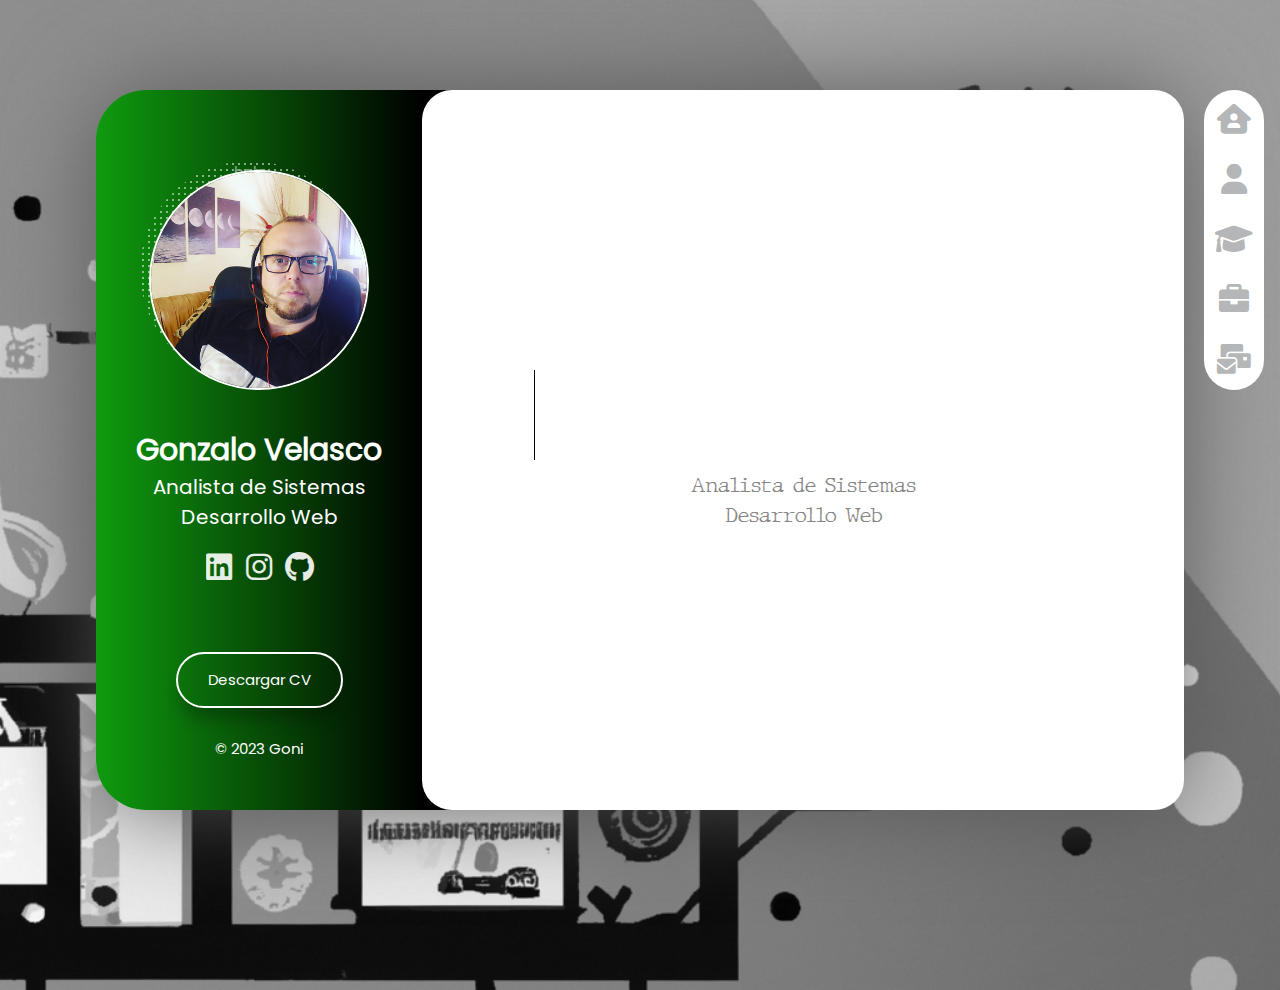
<file: index.html>
<!DOCTYPE html>
<html lang="es">
<head>
    <meta charset="UTF-8">
    <meta name="viewport" content="width=device-width, initial-scale=1, maximum-scale=1">
    <link rel="stylesheet" href="assets/fonts/fontawesome-free-6.1.2-web/css/all.min.css">
    <link rel="stylesheet" href="assets/fonts/poppins/poppins.css">
    <link rel="stylesheet" href="assets/css/scroll.css">
    <link rel="stylesheet" href="assets/css/reset.css">
    <link rel="stylesheet" href="assets/css/style.css">
    <link rel="stylesheet" href="assets/css/responsive.css">
    
    <script src="assets/js/menuHamburguesa.js" defer></script>

    <title>Portafolio - Gonzalo Velasco</title>
</head>
<body>
    <!--Layout principal-->
    <div class="wrapper">
        <!--Barra lateral-->
        <aside class="wrapper__aside">
            <section class="aside__userinfo">
                <!--info general-->
                <div class="userinfo__general">
                    <div class="userinfo__containerimg">
                        <img src="assets/img/default-user.png" class="userinfo__img" alt="Foto perfil">
                    </div>
                    <h2 class="userinfo__name">Gonzalo Velasco</h2>
                    <h4 class="userinfo__job">Analista de Sistemas <br> Desarrollo Web</h4>
                </div>
                <!--Nav-->
                <nav class="wrapper__menu">
                    <ul class="menu__list">
                        <li class="menu__option">
                            <a href="index.html" class="menu__link">
                                <i class="menu__icon fa-solid fa-house-user"></i>
                                <span class="menu__overlay">Home</span>
                            </a>
                        </li>
                        <li class="menu__option">
                            <a href="sobremi.html" class="menu__link">
                                <i class="menu__icon fa-solid fa-user"></i>
                                <span class="menu__overlay">Sobre mi</span>
                            </a>
                        </li>
                        <li class="menu__option">
                            <a href="curriculum.html" class="menu__link">
                                <i class="menu__icon fa-solid fa-graduation-cap"></i>
                                <span class="menu__overlay">Curriculum</span>
                            </a>
                        </li>
                        <li class="menu__option">
                            <a href="portafolio.html" class="menu__link">
                                <i class="menu__icon fa-solid fa-briefcase"></i>
                                <span class="menu__overlay">Portafolio</span>
                            </a>
                        </li>
                        <li class="menu__option">
                            <a href="contacto.html" class="menu__link">
                                <i class="menu__icon fa-solid fa-mail-bulk"></i>
                                <span class="menu__overlay">Contacto</span>
                            </a>
                        </li>
                    </ul>

                </nav>
                <!--Social-->
                <div class="userinfo__links">
                    <ul class="links__social">
                        <li class="social__option">
                            <a href="https://www.linkedin.com/in/g0ni/" class="social__link" Target="_blank">
                                <i class="social__icon fa-brands fa-linkedin"></i>
                            </a>
                        </li>
                        <li class="social__option">
                            <a href="https://instagram.com/vgonzalojavier" class="social__link" Target="_blank">
                                <i class="social__icon fa-brands fa-instagram"></i>
                            </a>
                        </li>
                        <li class="social__option">
                            <a href="https://github.com/g0niii" class="social__link" Target="_blank">
                                <i class="social__icon fa-brands fa-github"></i>
                            </a>
                        </li>
                        
                    </ul>
                </div>
                <!--Btn-->
                <div class="userinfo__buttons">
                    <a href="assets/Curriculum vitae - Gonzalo Javier Velasco.pdf" class="userinfo__btn" download>Descargar CV</a>
                </div>
                <!--Footer-->
                <footer class="userinfo__footer">
                    &copy; 2023 Goni

                </footer>
            </section>
        </aside>
        <!--BurguerMenu-->
        <div class="wrapper__menutoggle">
            <i class="menutoggle__icon fa-solid fa-bars"></i>
            <i class="menutoggle__icon fa-solid fa-xmark"></i>

        </div>

        <main class="wrapper__content">
            <section class="content__page">
                <h1 class="page__name">Gonzalo Velasco .</h1>
                <h2 class="page__job">Analista de Sistemas <br> Desarrollo Web</h2>

            </section>

        </main>
    </div>

</body>
</html>
</file>
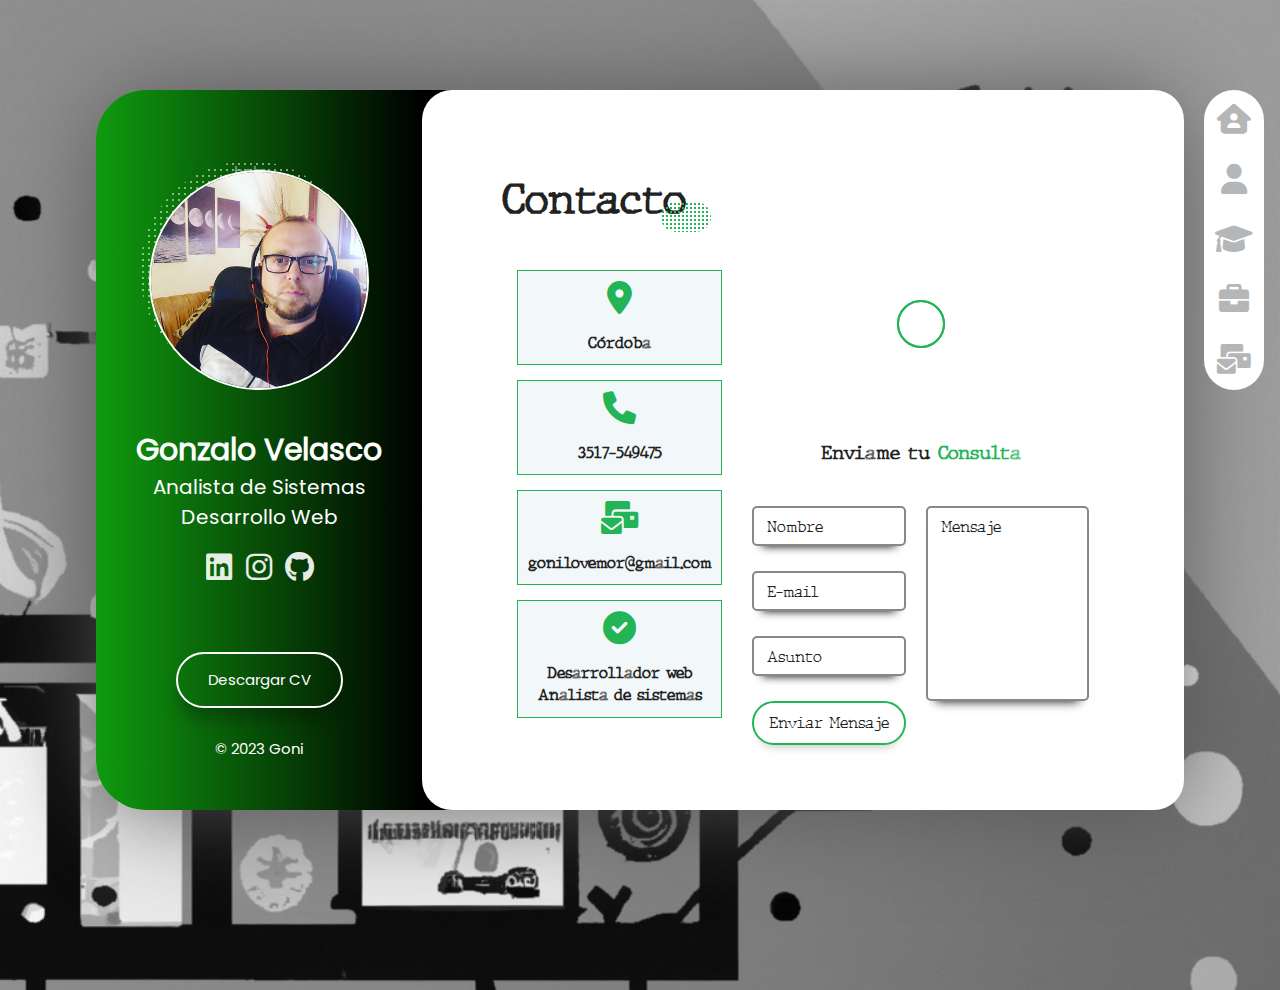
<file: contacto.html>
<!DOCTYPE html>
<html lang="es">

<head>
    <meta charset="UTF-8">
    <meta name="viewport" content="width=device-width, initial-scale=1, maximum-scale=1">
    <link rel="stylesheet" href="assets/fonts/fontawesome-free-6.1.2-web/css/all.min.css">
    <link rel="stylesheet" href="assets/fonts/poppins/poppins.css">
    <link rel="stylesheet" href="assets/css/reset.css">
    <link rel="stylesheet" href="assets/css/scroll.css">
    <link rel="stylesheet" href="assets/css/loader.css">
    <link rel="stylesheet" href="assets/css/style.css">
    <link rel="stylesheet" href="assets/css/responsive.css">

    <script src="assets/js/menuHamburguesa.js" defer></script>

    <script src="assets/js/map.js" defer></script>
    <title>Portafolio - Gonzalo Velasco</title>
</head>

<body>
    <!--Layout principal-->
    <div class="wrapper">
        <!--Barra lateral-->
        <aside class="wrapper__aside">
            <section class="aside__userinfo">
                <!--info general-->
                <div class="userinfo__general">
                    <div class="userinfo__containerimg">
                        <img src="assets/img/default-user.png" class="userinfo__img" alt="Foto perfil">
                    </div>
                    <h2 class="userinfo__name">Gonzalo Velasco</h2>
                    <h4 class="userinfo__job">Analista de Sistemas <br> Desarrollo Web</h4>
                </div>
                <!--Nav-->
                <nav class="wrapper__menu">
                    <ul class="menu__list">
                        <li class="menu__option">
                            <a href="index.html" class="menu__link">
                                <i class="menu__icon fa-solid fa-house-user"></i>
                                <span class="menu__overlay">Home</span>
                            </a>
                        </li>
                        <li class="menu__option">
                            <a href="sobremi.html" class="menu__link">
                                <i class="menu__icon fa-solid fa-user"></i>
                                <span class="menu__overlay">Sobre mi</span>
                            </a>
                        </li>
                        <li class="menu__option">
                            <a href="curriculum.html" class="menu__link">
                                <i class="menu__icon fa-solid fa-graduation-cap"></i>
                                <span class="menu__overlay">Curriculum</span>
                            </a>
                        </li>
                        <li class="menu__option">
                            <a href="portafolio.html" class="menu__link">
                                <i class="menu__icon fa-solid fa-briefcase"></i>
                                <span class="menu__overlay">Portafolio</span>
                            </a>
                        </li>
                        <li class="menu__option">
                            <a href="contacto.html" class="menu__link">
                                <i class="menu__icon fa-solid fa-mail-bulk"></i>
                                <span class="menu__overlay">Contacto</span>
                            </a>
                        </li>
                    </ul>

                </nav>
                <!--Social-->
                <div class="userinfo__links">
                    <ul class="links__social">
                        <li class="social__option">
                            <a href="https://www.linkedin.com/in/g0ni/" class="social__link" Target="_blank">
                                <i class="social__icon fa-brands fa-linkedin"></i>
                            </a>
                        </li>
                        <li class="social__option">
                            <a href="https://instagram.com/vgonzalojavier" class="social__link" Target="_blank">
                                <i class="social__icon fa-brands fa-instagram"></i>
                            </a>
                        </li>
                        <li class="social__option">
                            <a href="https://github.com/g0niii" class="social__link" Target="_blank">
                                <i class="social__icon fa-brands fa-github"></i>
                            </a>
                        </li>

                    </ul>
                </div>
                <!--Btn-->
                <div class="userinfo__buttons">
                    <a href="assets/Curriculum vitae - Gonzalo Javier Velasco.pdf" class="userinfo__btn"
                        download>Descargar CV</a>
                </div>
                <!--Footer-->
                <footer class="userinfo__footer">
                    &copy; 2023 Goni

                </footer>
            </section>
        </aside>
        <div class="wrapper__menutoggle">
            <i class="menutoggle__icon fa-solid fa-xmark"></i>
            <i class="menutoggle__icon fa-solid fa-bars"></i>
        </div>
        <main class="wrapper__content">
            <section class="content__page content__contact">

                <header class="contact__header">
                    <h2 class="contact__title">
                        Contacto
                    </h2>
                </header>

                <div class="contact__container">
                    <div class="contact__info">
                        <div class="contact__item">
                            <i class="contact__ico fa-solid fa-location-dot"></i>
                            <h2 class="contact__subtitle2">Córdoba</h2>
                        </div>
                        <div class="contact__item">
                            <i class="contact__ico fa-solid fa-phone"></i>
                            <h2 class="contact__subtitle2">3517-549475</h2>
                        </div>
                        <div class="contact__item">
                            <i class="contact__ico fa-solid fa-mail-bulk"></i>
                            <h2 class="contact__subtitle2">gonilovemor@gmail.com</h2>
                        </div>
                        <div class="contact__item">
                            <i class="contact__ico fa-solid fa-check-circle"></i>
                            <h2 class="contact__subtitle2">Desarrollador web <br> Analista de sistemas</h2>
                        </div>
                    </div>
                    <div class="contact__formulary">
                        <div class="contact__map" id="loadiframemap">
                            <span class="loader"></span>
                        </div>
                        <header class="contact__formheader">
                            <h3 class="contact__subtitle">
                                Enviame tu <span class="title__color">Consulta</span>
                            </h3>
                        </header>
                        <form class="contact__form">
                            <div class="form__container">
                                <div class="form__left">
                                    <div class="form__group">
                                        <input type="text" class="form__input" name="name" required
                                            placeholder="Nombre">
                                        <label for="name" class="form__label">Nombre</label>
                                    </div>
                                    <div class="form__group">
                                        <input type="email" class="form__input" name="email" required
                                            placeholder="E-mail">
                                        <label for="name" class="form__label">E-mail</label>
                                    </div>
                                    <div class="form__group">
                                        <input type="text" class="form__input" name="subject" required
                                            placeholder="Asunto">
                                        <label for="subject" class="form__label">Asunto</label>
                                    </div>
                                </div>
                                <div class="form__right">
                                    <div class="form__group form__group--textarea">
                                        <textarea class="form__input form__input--textarea" name="message" required
                                            placeholder="Mensaje"></textarea>
                                        <label for="message" class="form__label">Mensaje</label>
                                    </div>
                                </div>
                                
                            </div>
                            <input type="submit" class="form__btn" value="Enviar Mensaje">
                        </form>
                    </div>
                </div>

            </section>

        </main>
    </div>

</body>

</html>
</file>
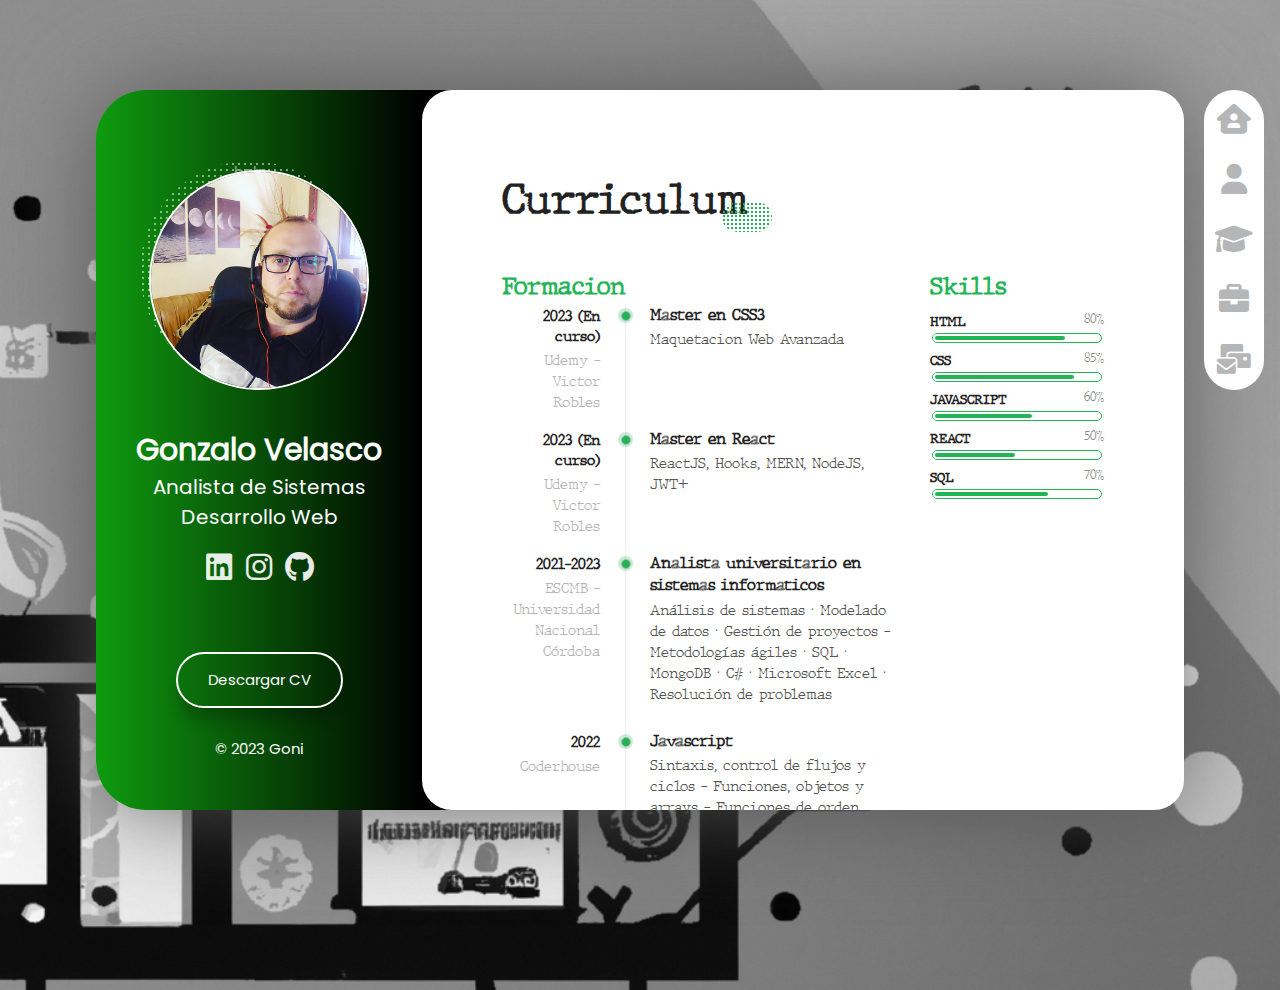
<file: curriculum.html>
<!DOCTYPE html>
<html lang="es">

<head>
    <meta charset="UTF-8">
    <meta name="viewport" content="width=device-width, initial-scale=1, maximum-scale=1">
    <link rel="stylesheet" href="assets/fonts/fontawesome-free-6.1.2-web/css/all.min.css">
    <link rel="stylesheet" href="assets/fonts/poppins/poppins.css">
    <link rel="stylesheet" href="assets/css/reset.css">
    <link rel="stylesheet" href="assets/css/scroll.css">
    <link rel="stylesheet" href="assets/css/style.css">
    <link rel="stylesheet" href="assets/css/responsive.css">
    <script src="assets/js/menuHamburguesa.js" defer></script>


    <title>Portafolio - Gonzalo Velasco</title>
</head>

<body>
    <!--Layout principal-->
    <div class="wrapper">
        <!--Barra lateral-->
        <aside class="wrapper__aside">
            <section class="aside__userinfo">
                <!--info general-->
                <div class="userinfo__general">
                    <div class="userinfo__containerimg">
                        <img src="assets/img/default-user.png" class="userinfo__img" alt="Foto perfil">
                    </div>
                    <h2 class="userinfo__name">Gonzalo Velasco</h2>
                    <h4 class="userinfo__job">Analista de Sistemas <br> Desarrollo Web</h4>
                </div>
                <!--Nav-->
                <nav class="wrapper__menu">
                    <ul class="menu__list">
                        <li class="menu__option">
                            <a href="index.html" class="menu__link">
                                <i class="menu__icon fa-solid fa-house-user"></i>
                                <span class="menu__overlay">Home</span>
                            </a>
                        </li>
                        <li class="menu__option">
                            <a href="sobremi.html" class="menu__link">
                                <i class="menu__icon fa-solid fa-user"></i>
                                <span class="menu__overlay">Sobre mi</span>
                            </a>
                        </li>
                        <li class="menu__option">
                            <a href="curriculum.html" class="menu__link">
                                <i class="menu__icon fa-solid fa-graduation-cap"></i>
                                <span class="menu__overlay">Curriculum</span>
                            </a>
                        </li>
                        <li class="menu__option">
                            <a href="portafolio.html" class="menu__link">
                                <i class="menu__icon fa-solid fa-briefcase"></i>
                                <span class="menu__overlay">Portafolio</span>
                            </a>
                        </li>
                        <li class="menu__option">
                            <a href="contacto.html" class="menu__link">
                                <i class="menu__icon fa-solid fa-mail-bulk"></i>
                                <span class="menu__overlay">Contacto</span>
                            </a>
                        </li>
                    </ul>

                </nav>
                <!--Social-->
                <div class="userinfo__links">
                    <ul class="links__social">
                        <li class="social__option">
                            <a href="https://www.linkedin.com/in/g0ni/" class="social__link" Target="_blank">
                                <i class="social__icon fa-brands fa-linkedin"></i>
                            </a>
                        </li>
                        <li class="social__option">
                            <a href="https://instagram.com/vgonzalojavier" class="social__link" Target="_blank">
                                <i class="social__icon fa-brands fa-instagram"></i>
                            </a>
                        </li>
                        <li class="social__option">
                            <a href="https://github.com/g0niii" class="social__link" Target="_blank">
                                <i class="social__icon fa-brands fa-github"></i>
                            </a>
                        </li>

                    </ul>
                </div>
                <!--Btn-->
                <div class="userinfo__buttons">
                    <a href="assets/Curriculum vitae - Gonzalo Javier Velasco.pdf" class="userinfo__btn"
                        download>Descargar CV</a>
                </div>
                <!--Footer-->
                <footer class="userinfo__footer">
                    &copy; 2023 Goni

                </footer>
            </section>
        </aside>
        <div class="wrapper__menutoggle">
            <i class="menutoggle__icon fa-solid fa-xmark"></i>
            <i class="menutoggle__icon fa-solid fa-bars"></i>
        </div>
        <main class="wrapper__content">
            <section class="content__page content__resume">

                <header class="resume__header">
                    <h2 class="resume__title">
                        Curriculum
                    </h2>
                </header>

                <div class="resume__container">
                    <section class="resume__left">
                        <header class="resume__header2">
                            <h2 class="resume__subtitle">
                                <span class="title__color">Formacion</span>
                            </h2>
                        </header>
                        <div class="resume__timelines">
                            <article class="timelines__item">
                                <header class="timelines__header">
                                    <h4 class="timelines__year">
                                        2023 (En curso)
                                    </h4>
                                    <span class="timelines__company">
                                        Udemy - Victor Robles
                                    </span>
                                </header>
                                <div class="timelines__line">

                                </div>
                                <div class="timelines__description">
                                    <h3 class="timelines__title">
                                        Master en CSS3
                                    </h3>
                                    <p class="timelines__text">
                                        Maquetacion Web Avanzada
                                    </p>
                                </div>
                            </article>
                            <article class="timelines__item">
                                <header class="timelines__header">
                                    <h4 class="timelines__year">
                                        2023 (En curso)
                                    </h4>
                                    <span class="timelines__company">
                                        Udemy - Victor Robles
                                    </span>
                                </header>
                                <div class="timelines__line">

                                </div>
                                <div class="timelines__description">
                                    <h3 class="timelines__title">
                                        Master en React
                                    </h3>
                                    <p class="timelines__text">
                                        ReactJS, Hooks, MERN, NodeJS, JWT+
                                    </p>
                                </div>
                            </article>
                            <article class="timelines__item">
                                <header class="timelines__header">
                                    <h4 class="timelines__year">
                                        2021-2023
                                    </h4>
                                    <span class="timelines__company">
                                        ESCMB - Universidad Nacional Córdoba
                                    </span>
                                </header>
                                <div class="timelines__line">

                                </div>
                                <div class="timelines__description">
                                    <h3 class="timelines__title">
                                        Analista universitario en sistemas informaticos
                                    </h3>
                                    <p class="timelines__text">
                                        Análisis de sistemas · Modelado de datos · Gestión de proyectos - Metodologías
                                        ágiles · SQL · MongoDB · C# · Microsoft Excel · Resolución de problemas
                                    </p>
                                </div>
                            </article>

                            <article class="timelines__item">
                                <header class="timelines__header">
                                    <h4 class="timelines__year">
                                        2022
                                    </h4>
                                    <span class="timelines__company">
                                        Coderhouse
                                    </span>
                                </header>
                                <div class="timelines__line">

                                </div>
                                <div class="timelines__description">
                                    <h3 class="timelines__title">
                                        Javascript
                                    </h3>
                                    <p class="timelines__text">
                                        Sintaxis, control de flujos y ciclos - Funciones, objetos y arrays - Funciones
                                        de orden superior, DOM y eventos - Storage, JSON, operadores avanzados -
                                        Librerías, asincronía y Ajax
                                    </p>
                                </div>
                            </article>
                            <article class="timelines__item">
                                <header class="timelines__header">
                                    <h4 class="timelines__year">
                                        2021
                                    </h4>
                                    <span class="timelines__company">
                                        Coderhouse
                                    </span>
                                </header>
                                <div class="timelines__line">

                                </div>
                                <div class="timelines__description">
                                    <h3 class="timelines__title">
                                        Desarrollo Web
                                    </h3>
                                    <p class="timelines__text">
                                        Html - Css - Boostrap - Sass - Git/Github
                                    </p>
                                </div>
                            </article>

                        </div>

                        <header class="resume__header2">
                            <h2 class="resume__subtitle">
                                <span class="title__color">Experiencia</span>
                            </h2>
                        </header>
                        <div class="resume__timelines">
                            <article class="timelines__item">
                                <header class="timelines__header">
                                    <h4 class="timelines__year">
                                        2023
                                    </h4>
                                    <span class="timelines__company">
                                       Universidad Catolica Córdoba
                                    </span>
                                </header>
                                <div class="timelines__line">

                                </div>
                                <div class="timelines__description">
                                    <h3 class="timelines__title">
                                        Maquetador Web
                                    </h3>
                                    <p class="timelines__text">
                                        HTML-CSS

                                    </p>
                                </div>
                            </article>
                            <article class="timelines__item">
                                <header class="timelines__header">
                                    <h4 class="timelines__year">
                                        2022-2023
                                    </h4>
                                    <span class="timelines__company">
                                       Apex America
                                    </span>
                                </header>
                                <div class="timelines__line">

                                </div>
                                <div class="timelines__description">
                                    <h3 class="timelines__title">
                                        Customer Experience
                                    </h3>
                                    <p class="timelines__text">
                                        Atención telefónica - Resolución de
                                        problemas / consultas - Facturación -
                                        Soporte técnico - Ventas

                                    </p>
                                </div>
                            </article>
                            <article class="timelines__item">
                                <header class="timelines__header">
                                    <h4 class="timelines__year">
                                        2018-2021
                                    </h4>
                                    <span class="timelines__company">
                                        Estudio contable Quiroga
                                    </span>
                                </header>
                                <div class="timelines__line">

                                </div>
                                <div class="timelines__description">
                                    <h3 class="timelines__title">
                                        Administrativo
                                    </h3>
                                    <p class="timelines__text">
                                        Liquidacion de impuestos - Sistema registral
                                        de afip - tareas administrativas y tramites
                                        varios
                                    </p>
                                </div>
                            </article>
                            <article class="timelines__item">
                                <header class="timelines__header">
                                    <h4 class="timelines__year">
                                        2015-2018
                                    </h4>
                                    <span class="timelines__company">
                                        Seguridad ciudadana de Villa Allende
                                        
                                    </span>
                                </header>
                                <div class="timelines__line">

                                </div>
                                <div class="timelines__description">
                                    <h3 class="timelines__title">
                                        Operador de camaras de seguridad
                                    </h3>
                                    <p class="timelines__text">
                                        Monitoreo en tiempo real, identificación y
                                        reporte de incidentes, documentación de
                                        eventos relevantes y la colaboración en la
                                        revisión de grabaciones
                                    </p>
                                </div>
                            </article>
                            <article class="timelines__item">
                                <header class="timelines__header">
                                    <h4 class="timelines__year">
                                        2012-2015
                                    </h4>
                                    <span class="timelines__company">
                                        Aegis Contact Sur
                                        
                                    </span>
                                </header>
                                <div class="timelines__line">

                                </div>
                                <div class="timelines__description">
                                    <h3 class="timelines__title">
                                        Customer Experience
                                    </h3>
                                    <p class="timelines__text">
                                        Atención telefónica
                                    </p>
                                </div>
                            </article>

                        </div>

                    </section>
                    <section class="resume__right">
                        <header class="resume__header2">
                            <h2 class="resume__subtitle">
                                <span class="title__color">Skills</span>
                            </h2>
                        </header>
                        <div class="resume__skills">
                            <article class="skills__title">
                                <h4 class="skills__text">
                                    HTML
                                </h4>
                                <span class="skills__number">
                                    80%
                                </span>
                            </article>
                            <div class="skills__progressbar">
                                <div class="skills__percentage skills__percentage--p1">

                                </div>
                            </div>
                            <article class="skills__title">
                                <h4 class="skills__text">
                                    CSS
                                </h4>
                                <span class="skills__number">
                                    85%
                                </span>
                            </article>
                            <div class="skills__progressbar">
                                <div class="skills__percentage skills__percentage--p2">

                                </div>
                            </div>
                            <article class="skills__title">
                                <h4 class="skills__text">
                                    JAVASCRIPT
                                </h4>
                                <span class="skills__number">
                                    60%
                                </span>
                            </article>
                            <div class="skills__progressbar">
                                <div class="skills__percentage skills__percentage--p3">

                                </div>
                            </div>
                            <article class="skills__title">
                                <h4 class="skills__text">
                                    REACT
                                </h4>
                                <span class="skills__number">
                                    50%
                                </span>
                            </article>
                            <div class="skills__progressbar">
                                <div class="skills__percentage skills__percentage--p4">

                                </div>
                            </div>
                            <article class="skills__title">
                                <h4 class="skills__text">
                                    SQL
                                </h4>
                                <span class="skills__number">
                                    70%
                                </span>
                            </article>
                            <div class="skills__progressbar">
                                <div class="skills__percentage skills__percentage--p5">

                                </div>
                            </div>
                        </div>
                    </section>
                </div>

            </section>

        </main>
    </div>

</body>

</html>
</file>
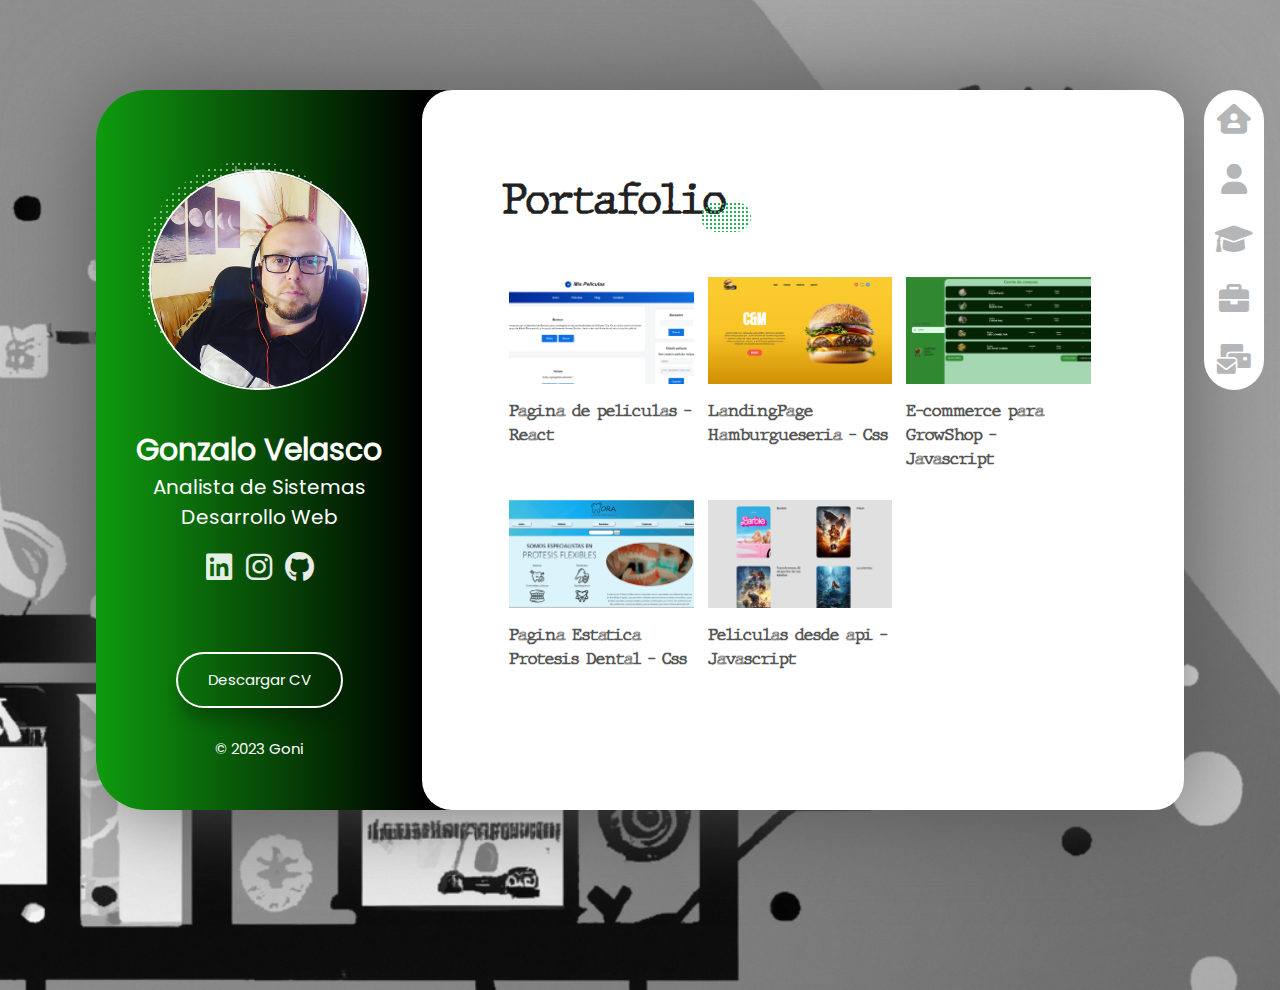
<file: portafolio.html>
<!DOCTYPE html>
<html lang="es">

<head>
    <meta charset="UTF-8">
    <meta name="viewport" content="width=device-width, initial-scale=1, maximum-scale=1">
    <link rel="stylesheet" href="assets/fonts/fontawesome-free-6.1.2-web/css/all.min.css">
    <link rel="stylesheet" href="assets/fonts/poppins/poppins.css">
    <link rel="stylesheet" href="assets/css/reset.css">
    <link rel="stylesheet" href="assets/css/scroll.css">
    <link rel="stylesheet" href="assets/css/style.css">
    <link rel="stylesheet" href="assets/css/responsive.css">
    <script src="assets/js/menuHamburguesa.js" defer></script>

    <title>Portafolio - Gonzalo Velasco</title>
</head>

<body>
    <!--Layout principal-->
    <div class="wrapper">
        <!--Barra lateral-->
        <aside class="wrapper__aside">
            <section class="aside__userinfo">
                <!--info general-->
                <div class="userinfo__general">
                    <div class="userinfo__containerimg">
                        <img src="assets/img/default-user.png" class="userinfo__img" alt="Foto perfil">
                    </div>
                    <h2 class="userinfo__name">Gonzalo Velasco</h2>
                    <h4 class="userinfo__job">Analista de Sistemas <br> Desarrollo Web</h4>
                </div>
                <!--Nav-->
                <nav class="wrapper__menu">
                    <ul class="menu__list">
                        <li class="menu__option">
                            <a href="index.html" class="menu__link">
                                <i class="menu__icon fa-solid fa-house-user"></i>
                                <span class="menu__overlay">Home</span>
                            </a>
                        </li>
                        <li class="menu__option">
                            <a href="sobremi.html" class="menu__link">
                                <i class="menu__icon fa-solid fa-user"></i>
                                <span class="menu__overlay">Sobre mi</span>
                            </a>
                        </li>
                        <li class="menu__option">
                            <a href="curriculum.html" class="menu__link">
                                <i class="menu__icon fa-solid fa-graduation-cap"></i>
                                <span class="menu__overlay">Curriculum</span>
                            </a>
                        </li>
                        <li class="menu__option">
                            <a href="portafolio.html" class="menu__link">
                                <i class="menu__icon fa-solid fa-briefcase"></i>
                                <span class="menu__overlay">Portafolio</span>
                            </a>
                        </li>
                        <li class="menu__option">
                            <a href="contacto.html" class="menu__link">
                                <i class="menu__icon fa-solid fa-mail-bulk"></i>
                                <span class="menu__overlay">Contacto</span>
                            </a>
                        </li>
                    </ul>

                </nav>
                <!--Social-->
                <div class="userinfo__links">
                    <ul class="links__social">
                        <li class="social__option">
                            <a href="https://www.linkedin.com/in/g0ni/" class="social__link" Target="_blank">
                                <i class="social__icon fa-brands fa-linkedin"></i>
                            </a>
                        </li>
                        <li class="social__option">
                            <a href="https://instagram.com/vgonzalojavier" class="social__link" Target="_blank">
                                <i class="social__icon fa-brands fa-instagram"></i>
                            </a>
                        </li>
                        <li class="social__option">
                            <a href="https://github.com/g0niii" class="social__link" Target="_blank">
                                <i class="social__icon fa-brands fa-github"></i>
                            </a>
                        </li>

                    </ul>
                </div>
                <!--Btn-->
                <div class="userinfo__buttons">
                    <a href="assets/Curriculum vitae - Gonzalo Javier Velasco.pdf" class="userinfo__btn" download>Descargar CV</a>
                </div>
                <!--Footer-->
                <footer class="userinfo__footer">
                    &copy; 2023 Goni

                </footer>
            </section>
        </aside>
        <div class="wrapper__menutoggle">
            <i class="menutoggle__icon fa-solid fa-xmark"></i>
            <i class="menutoggle__icon fa-solid fa-bars"></i>
        </div>
        <main class="wrapper__content">
            <section class="content__page content__portfolio">

                <header class="portfolio__header">
                    <h2 class="portfolio__title">
                        Portafolio
                    </h2>
                </header>
                <section class="portfolio__gallery">
                    <figure class="gallery__item">
                        <div class="gallery__image">
                            <a href="https://g0niii.github.io/peliculas-react/" class="gallery__link" Target='_blank'>
                                <img src="assets/img/pelis.png" class="gallery__img" alt="">
                            </a>
                        </div>
                        <figcaption class="gallery__title">
                            Pagina de peliculas - React
                        </figcaption>
                    </figure>
                    <figure class="gallery__item">
                        <div class="gallery__image">
                            <a href="https://g0niii.github.io/Burguer-landingpageMaquetacion/" class="gallery__link" Target='_blank'>
                                <img src="assets/img/landing-1.png" class="gallery__img" alt="">
                            </a>
                        </div>
                        <figcaption class="gallery__title">
                            LandingPage Hamburgueseria - Css
                        </figcaption>
                    </figure>
                    <figure class="gallery__item">
                        <div class="gallery__image">
                            <a href="https://g0niii.github.io/GrowShopv2/" class="gallery__link" Target='_blank'>
                                <img src="assets/img/Shop.png" class="gallery__img" alt="">
                            </a>
                        </div>
                        <figcaption class="gallery__title">
                            E-commerce para GrowShop - Javascript
                        </figcaption>
                    </figure>
                    <figure class="gallery__item">
                        <div class="gallery__image">
                            <a href="https://g0niii.github.io/protesisdentalmora/" class="gallery__link" Target='_blank'>
                                <img src="assets/img/Protesisdental.png" class="gallery__img" alt="">
                            </a>
                        </div>
                        <figcaption class="gallery__title">
                            Pagina Estatica Protesis Dental - Css
                        </figcaption>
                    </figure>

                    <figure class="gallery__item">
                        <div class="gallery__image">
                            <a href="https://g0niii.github.io/peliculasAPI/" class="gallery__link" Target='_blank'>
                                <img src="assets/img/pelis-api.png" class="gallery__img" alt="">
                            </a>
                        </div>
                        <figcaption class="gallery__title">
                            Peliculas desde api - Javascript
                        </figcaption>
                    </figure>

                    
                </section>

            </section>

        </main>
    </div>

</body>

</html>
</file>
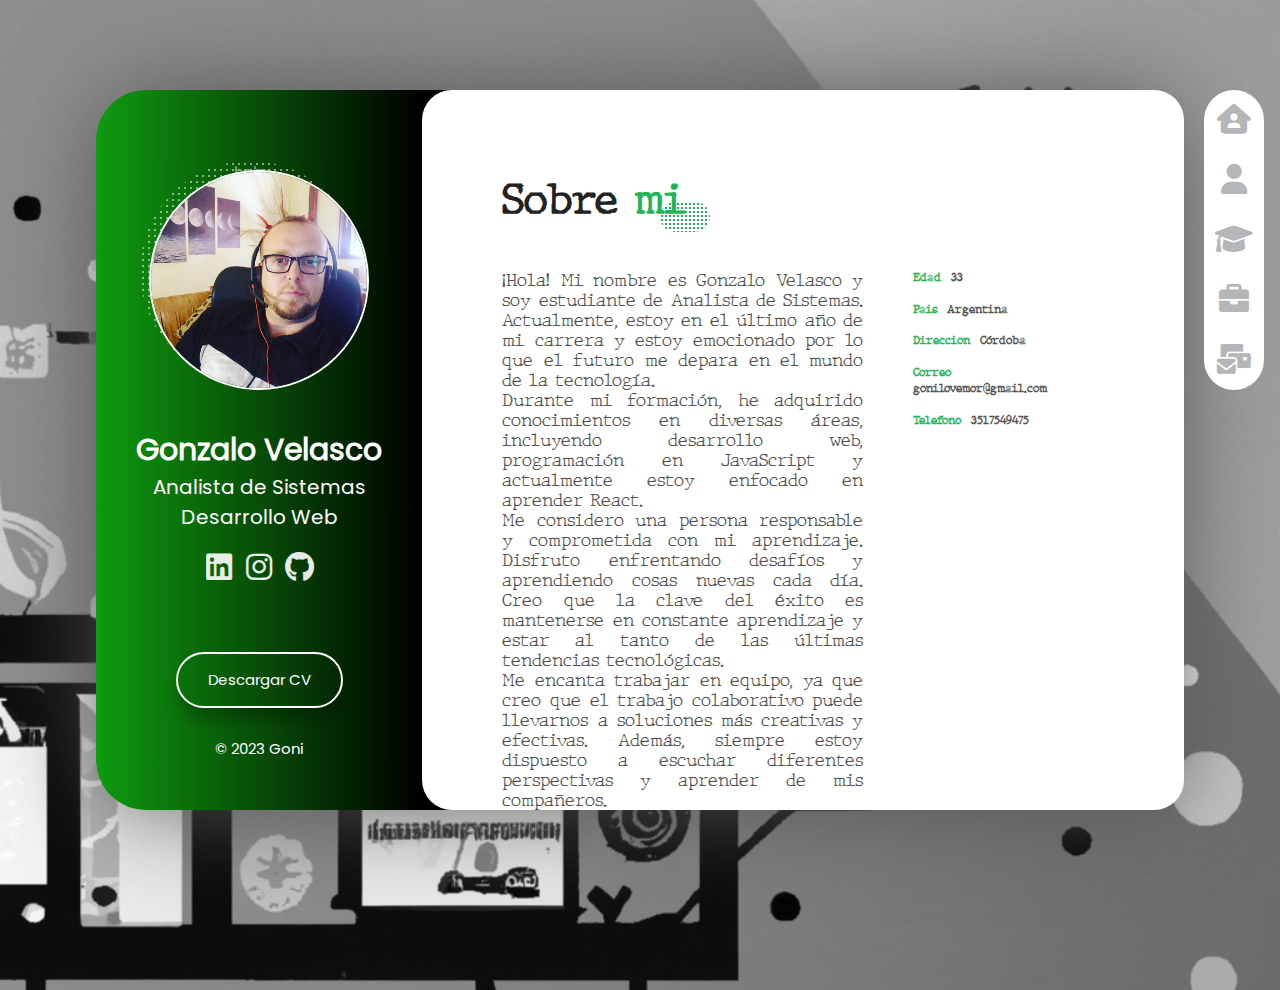
<file: sobremi.html>
<!DOCTYPE html>
<html lang="es">

<head>
    <meta charset="UTF-8">
    <meta name="viewport" content="width=device-width, initial-scale=1, maximum-scale=1">
    <link rel="stylesheet" href="assets/fonts/fontawesome-free-6.1.2-web/css/all.min.css">
    <link rel="stylesheet" href="assets/fonts/poppins/poppins.css">
    <link rel="stylesheet" href="assets/css/reset.css">
    <link rel="stylesheet" href="assets/css/scroll.css">
    <link rel="stylesheet" href="assets/css/style.css">
    <link rel="stylesheet" href="assets/css/responsive.css">
    <script src="assets/js/menuHamburguesa.js" defer></script>

    <title>Portafolio - Gonzalo Velasco</title>
</head>

<body>
    <!--Layout principal-->
    <div class="wrapper">
        <!--Barra lateral-->
        <aside class="wrapper__aside">
            <section class="aside__userinfo">
                <!--info general-->
                <div class="userinfo__general">
                    <div class="userinfo__containerimg">
                        <img src="assets/img/default-user.png" class="userinfo__img" alt="Foto perfil">
                    </div>
                    <h2 class="userinfo__name">Gonzalo Velasco</h2>
                    <h4 class="userinfo__job">Analista de Sistemas <br> Desarrollo Web</h4>
                </div>
                <!--Nav-->
                <nav class="wrapper__menu">
                    <ul class="menu__list">
                        <li class="menu__option">
                            <a href="index.html" class="menu__link">
                                <i class="menu__icon fa-solid fa-house-user"></i>
                                <span class="menu__overlay">Home</span>
                            </a>
                        </li>
                        <li class="menu__option">
                            <a href="sobremi.html" class="menu__link">
                                <i class="menu__icon fa-solid fa-user"></i>
                                <span class="menu__overlay">Sobre mi</span>
                            </a>
                        </li>
                        <li class="menu__option">
                            <a href="curriculum.html" class="menu__link">
                                <i class="menu__icon fa-solid fa-graduation-cap"></i>
                                <span class="menu__overlay">Curriculum</span>
                            </a>
                        </li>
                        <li class="menu__option">
                            <a href="portafolio.html" class="menu__link">
                                <i class="menu__icon fa-solid fa-briefcase"></i>
                                <span class="menu__overlay">Portafolio</span>
                            </a>
                        </li>
                        <li class="menu__option">
                            <a href="contacto.html" class="menu__link">
                                <i class="menu__icon fa-solid fa-mail-bulk"></i>
                                <span class="menu__overlay">Contacto</span>
                            </a>
                        </li>
                    </ul>

                </nav>
                <!--Social-->
                <div class="userinfo__links">
                    <ul class="links__social">
                        <li class="social__option">
                            <a href="https://www.linkedin.com/in/g0ni/" class="social__link" Target="_blank">
                                <i class="social__icon fa-brands fa-linkedin"></i>
                            </a>
                        </li>
                        <li class="social__option">
                            <a href="https://instagram.com/vgonzalojavier" class="social__link" Target="_blank">
                                <i class="social__icon fa-brands fa-instagram"></i>
                            </a>
                        </li>
                        <li class="social__option">
                            <a href="https://github.com/g0niii" class="social__link" Target="_blank">
                                <i class="social__icon fa-brands fa-github"></i>
                            </a>
                        </li>
                        
                    </ul>
                </div>
                <!--Btn-->
                <div class="userinfo__buttons">
                    <a href="assets/Curriculum vitae - Gonzalo Javier Velasco.pdf" class="userinfo__btn" download>Descargar CV</a>
                </div>
                <!--Footer-->
                <footer class="userinfo__footer">
                    &copy; 2023 Goni

                </footer>
            </section>
        </aside>
        <div class="wrapper__menutoggle">
            <i class="menutoggle__icon fa-solid fa-xmark"></i>
            <i class="menutoggle__icon fa-solid fa-bars"></i>
        </div>
        <main class="wrapper__content">
            <section class="content__page content__about">

                <header class="about__header">
                    <h2 class="about__title">
                        Sobre <span class="title__color">mi </span>
                    </h2>
                </header>

                <section class="about__personalinfo">
                    <article class="personalinfo__bio">
                        <p class="personalinfo__description">
                            ¡Hola! Mi nombre es Gonzalo Velasco y soy estudiante de Analista de Sistemas. Actualmente,
                            estoy en el último año de mi carrera y estoy emocionado por lo que el futuro me depara en el
                            mundo de la tecnología.
                            <br>
                            Durante mi formación, he adquirido conocimientos en diversas áreas, incluyendo desarrollo web,
                            programación en JavaScript y actualmente estoy enfocado en aprender React.
                            <br>
                            Me considero una persona responsable y comprometida con mi aprendizaje. Disfruto enfrentando
                            desafíos y aprendiendo cosas nuevas cada día. Creo que la clave del éxito es mantenerse en
                            constante aprendizaje y estar al tanto de las últimas tendencias tecnológicas.
                            <br>    
                            Me encanta trabajar en equipo, ya que creo que el trabajo colaborativo puede llevarnos a
                            soluciones más creativas y efectivas. Además, siempre estoy dispuesto a escuchar diferentes
                            perspectivas y aprender de mis compañeros.
                            <br>
                            Gracias por visitar mi página y conocer un poco más sobre mí! 
                        </p>
                    </article>
                    <div class="personalinfo__data">
                        <ul class="personalinfo__list">
                            <li class="personalinfo__option">
                                <span class="personalinfo__title">Edad</span>
                                <span class="personalinfo__value">33</span>
                            </li>
                            <li class="personalinfo__option">
                                <span class="personalinfo__title">Pais</span>
                                <span class="personalinfo__value">Argentina</span>
                            </li>
                            <li class="personalinfo__option">
                                <span class="personalinfo__title">Direccion</span>
                                <span class="personalinfo__value">Córdoba</span>
                            </li>
                            <li class="personalinfo__option">
                                <span class="personalinfo__title">Correo</span>
                                <span class="personalinfo__value">gonilovemor@gmail.com</span>
                            </li>
                            <li class="personalinfo__option">
                                <span class="personalinfo__title">Telefono</span>
                                <span class="personalinfo__value">3517549475</span>
                            </li>

                        </ul>

                    </div>

                </section>

                <!-- <section class="about__services">
                    <header class="services__header">
                        <h3 class="services__title">
                            Lo que <span class="title__color">hago</span>
                        </h3>
                    </header>
                    <div class="services__container">
                        <article class="services__service">
                            <div class="service__icon">
                                <i class="fa-solid fa-code"></i>
                            </div>
                            <div class="service__content">
                                <h4 class="service__title">
                                    Programacion
                                </h4>
                                <p class="service__description">

                                </p>
                            </div>
                        </article>

                    </div>
                </section> -->

            </section>

        </main>
    </div>

</body>

</html>
</file>
<file: assets/fonts/poppins/poppins.css>
@font-face {
    font-family: "Poppins";
    src: url("./Poppins-Regular.ttf") format("truetype");
    font-weight: 400;
    font-style: normal;
}
</file>
<file: assets/css/scroll.css>
/*Scroll para Chrome*/

.content__page::-webkit-scrollbar{
    width: 10px;
    background: transparent;
}

.content__page::-webkit-scrollbar-thumb{
    border: 10px solid transparent;
    box-shadow: none;
    border-radius: 1rem;
}

.content__page:hover::-webkit-scrollbar-thumb{
    box-shadow: inset  0 0 0 5px var(--color-principal);

}

.content__page:hover::-webkit-scrollbar-thumb:hover{
    box-shadow: inset  0 0 0 5px var(--color-secondary);
    border: 0.2px solid transparent;

}

.content__page::-webkit-scrollbar-track{
    margin: 40px 0;

}

/*Scroll para firefox*/

.content__page{
    scrollbar-width: thin;
}
.wrapper__asside{
    scrollbar-width: thin;

}



/*Scroll para Chrome para la barra lateral de la izq*/

.wrapper__aside::-webkit-scrollbar{
    width: 10px;
    background: black;
}

.wrapper__aside::-webkit-scrollbar-thumb{
    border: 10px solid transparent;
    box-shadow: none;
    border-radius: 1rem;
}

.wrapper__aside:hover::-webkit-scrollbar-thumb{
    box-shadow: inset  0 0 0 5px var(--color-principal);

}

.wrapper__aside:hover::-webkit-scrollbar-thumb:hover{
    box-shadow: inset  0 0 0 5px var(--color-secondary);
    border: 0.2px solid transparent;

}

.wrapper__aside::-webkit-scrollbar-track{
    background-color: transparent;
    margin: 40px 0;

}
</file>
<file: assets/css/style.css>
:root {
    --color-principal: #FFFFFF;
    --color-secondary: #22b455;
    --color-background: #f2f7f9;
    --color-transparent: transparent;
    --color-icon: #b5b6b7;
    --color-title: #222222;
    --color-subtitle: #888;
    --color-txt: #555;
}

@font-face {
    font-family: "JMH Typewriter";
    src: url("/assets/fonts/jmh_typewriter/JMH\ Typewriter-Thin.ttf") format("truetype");
    font-weight: 400;
    font-style: normal;
}

/*Estilos generales*/
html {
    font-size: 62.5%;
    /*con esto puedo manejarme en rem para todo los elementos de forma facil*/

}

body {
    width: 100%;
    height: auto;
    font-family: "Poppins", Arial, Helvetica, sans-serif;
    font-size: 1.5rem;
    background-color: var(--color-background);

    color: var(--color-txt);
    overflow: hidden;

}

h1,
h2,
h3,
h4,
h5,
h6 {
    color: var(--color-title);
}

/*Background*/

body {
    background-image: url(../img/fondo1.png);
    background-size: cover;
    background-repeat: no-repeat;


}


/*Estructura Principal*/

.wrapper {
    position: relative;
    min-width: 1290px;
    width: 75%;
    height: 80vh;
    min-height: 80vh;
    margin: 10vh auto;
    display: grid;
    grid-template-areas:
        "aside content"
    ;
    grid-template-columns: 30% 70%;
    border-radius: 5rem;
    box-shadow: 0 0 100px -5px;


}

/*barra lateral*/

.wrapper__aside {
    grid-area: aside;
    border-radius: 5rem 0 0 5rem;
    overflow: auto;
    overflow-x: hidden;

}

.aside__userinfo {
    display: flex;
    flex-direction: column;
    align-items: center;
    text-align: center;
    min-height: 100%;
    min-width: 30rem;
    background-color: var(--color-secondary);
    color: var(--color-principal);
    background: #000000;
    /* fallback for old browsers */
    background: -webkit-linear-gradient(to right, #0f9b0f, #000000);
    /* Chrome 10-25, Safari 5.1-6 */
    background: linear-gradient(to right, #0f9b0f, #000000);
    /* W3C, IE 10+/ Edge, Firefox 16+, Chrome 26+, Opera 12+, Safari 7+ */

}

.userinfo__containerimg {
    position: relative;
    display: inline-block;
    width: 22rem;
    margin-top: 8rem;
    z-index: 1;

}

.userinfo__img {
    width: 100%;
    background-color: var(--color-principal);
    border: 2px solid var(--color-principal);
    border-radius: 20rem;
}

/*Pseudoelemento*/

.userinfo__containerimg::after {
    content: "hola";
    position: absolute;
    top: -4%;
    left: -4%;
    z-index: -1;
    width: 100%;
    height: 100%;
    background-image: -webkit-repeating-radial-gradient(center center, #FFF, #fff 1.5px, transparent 0px, transparent 100%);
    background-size: 0.6rem 0.6rem;
    border-radius: 30rem;
    opacity: 0.5;
}

.userinfo__name {
    color: var(--color-principal);
    font-size: 3rem;
    margin-top: 3rem;
}



.userinfo__job {
    font-size: 2rem;
    font-weight: 200;
    color: var(--color-principal);
}

.userinfo__links {
    margin-bottom: 4rem;


}

.links__social {
    display: flex;
    text-align: center;
    margin-top: 2rem;

}

.social__option {

    height: 3rem;
    width: 3rem;
    font-size: 3rem;
    line-height: 3rem;
    opacity: 0.9;
    border-radius: 3rem;
    transition: all 300ms ease-in-out;
    margin: 0 0.5rem;
}

.social__icon {
    color: var(--color-principal);
}

.social__option:hover {
    opacity: 1;
    background-color: rgba(255, 255, 255, 0.20);
}

.userinfo__buttons {
    margin-top: 3rem;
    margin-bottom: 3rem;

}

.userinfo__btn {
    border: 2px solid var(--color-principal);
    padding: 3rem;
    padding-bottom: 1.5rem;
    padding-top: 1.5rem;
    border-radius: 4rem;
    color: var(--color-principal);
    box-shadow: 0 15px 15px -3px rgba(0, 0, 0, 0.25);
}

.userinfo__btn:hover {
    background-color: var(--color-principal);
    color: var(--color-secondary);
    transition: all 400ms ease-in-out;
}

.userinfo_footer {
    position: absolute;
    bottom: 2rem;
    font-size: 1.2rem;
}

.wrapper__content {
    grid-area: content;
    background: #000000;
    /* fallback for old browsers */
    background: -webkit-linear-gradient(to right, #0f9b0f, #000000);
    /* Chrome 10-25, Safari 5.1-6 */
    background: linear-gradient(to right, #000000, #0f9b0f);
    /* W3C, IE 10+/ Edge, Firefox 16+, Chrome 26+, Opera 12+, Safari 7+ */

    border-radius: 0 10rem 10rem 0;
    height: 100%;
    min-height: 100%;

}

.content__page {
    min-height: 100%;
    background-color: var(--color-principal);
    border-radius: 3rem;
    display: flex;
    flex-direction: column;
    align-items: center;
    justify-content: center;
    font-family: "JMH Typewriter";

}

.page__name {
    font-size: 6rem;
    margin-bottom: 1rem;
    position: relative;

}

.page__name:after {
    content: "";
    border-left: 1px solid black;
    background-color: var(--color-principal);
    width: 100%;
    height: 100%;
    right: 0;
    position: absolute;
    animation: maquinadeescribir 3s infinite alternate steps(17);
}

@keyframes maquinadeescribir {
    from {
        width: 100%;
    }

    to {
        width: 0%;
    }

}

.page__job {
    font-size: 2rem;
    font-weight: lighter;
    color: var(--color-subtitle);
    text-align: center;
}







.wrapper__menu {
    display: block;
    position: absolute;
    top: 0;
    right: -12rem;
    background-color: var(--color-transparent);
    min-width: 10rem;
}

.menu__list {
    position: relative;
    display: flex;
    flex-direction: column;
    justify-content: space-around;
    background-color: var(--color-principal);
    width: 60%;
    min-height: 30rem;
    box-shadow: 0 0 3rem -0.5rem rgba(0 0 0 0.15);
    border-radius: 5rem;


}

.menu__icon {
    color: var(--color-icon);
    font-size: 3rem;
    transition: all 400ms ease-in-out;

}

.menu__option {
    display: block;
    width: 100%;
    text-align: center;
}

.menu__option:hover .menu__icon {
    color: var(--color-secondary)
}

.menu__overlay {
    position: absolute;
    right: 0;
    margin-top: -3.2rem;
    opacity: 0;
    display: block;
    color: var(--color-principal);
    padding: 0.5rem;
    background-color: var(--color-secondary);
    white-space: nowrap;
    transition: all 300ms ease-in-out;

}

.menu__option:hover .menu__overlay {
    opacity: 1;
    right: 100%;
    border-radius: 2rem;
}


/*estilos generales : Sobremi y otras paginas*/

/*para el scroll*/
.content__about, .content__resume, .content__portfolio , .content__contact{
    display: block;
    height: 100%;
    min-height: 100%;
    padding: 8rem;
    overflow: auto;
}

.about__header ,.resume__header, .portfolio__header , .contact__header{
    margin-bottom: 4rem;
    display: inline-block;
}

.about__title ,.resume__title ,.portfolio__title , .contact__title{
    font-size: 4rem;
    position: relative;
}

.title__color {
    color: var(--color-secondary);
}

.about__title::after ,.resume__title::after ,.portfolio__title::after , .contact__title::after{
    content: "";
    position: absolute;
    background-image: -webkit-repeating-radial-gradient(center center, var(--color-secondary), var(--color-secondary) 1px, transparent 0px, transparent 100%);
    background-size: 4px 4px;
    border-radius: 3rem;
    width: 5rem;
    height: 3rem;
    top:3.2rem;
    right: -2.5rem;
}


.about__personalinfo{
    display: flex;
    flex-direction: row;
    margin-bottom: 5rem;
    width: 100%;
}

.personalinfo__bio{
    flex-basis: 60%;
}

.personalinfo__data{
    flex-basis: 40%;
    padding: 0 5rem;
}

.personalinfo__description{
    font-size: 1.7rem;
    line-height: 2rem;
    text-align: justify;

}

.personalinfo__option{
    margin-bottom: 1.5rem;
    font-size: 1.1rem;
    font-weight: bold;
}

.personalinfo__title{
    margin-right: 0.5rem;
    color: var(--color-secondary);
    font-weight: bold;
}


/*estilos timelines*/

.resume__container{
    width: 100%;
    display: flex;
    flex-direction: row;
}

.resume__left{
    flex-basis: 70%;
    margin-right: 2rem;
}

.resume__timelines{
    margin-bottom: 5rem;
}

.timelines__item{
    position: relative;
    width: 100%;
    display: flex;
    flex-direction: row;
    margin-bottom: 1.5rem;
}
.timelines__header{
    flex-basis: 30%;
    text-align: right;
    padding-right: 2.5rem;
}

.timelines__year{
    margin: 0.3rem 0;
    line-height: 2rem;
    font-size: 1.4rem;
}
.timelines__company{
    display: block;
    font-size: 1.4rem;
    font-weight: lighter;
    color: var(--color-icon);
}
.timelines__description{
    width: 70%;
    padding-left: 2.5rem;
    padding-right: 1.5rem;
}

.timelines__title{
    font-size: 1.5rem;
    margin-bottom: 0.3rem;
}
.timelines__text{
    font-size: 1.4rem;
    margin-bottom: 1rem;
}

.timelines__line{
    width: 0.1rem;
    background-color: #f0f1f1;
    position:absolute;
    top:0;
    left:30%;
    bottom: -1.8rem;
}
.timelines__line::before{
    content:"";
    width: 1.5rem;
    height: 1.5rem;
    background-color: var(--color-secondary);
    border-radius: 1rem;
    position: absolute;
    margin-top: 0.4rem;
    margin-left: -0.7rem;
    opacity: 0.25;
}

.timelines__line::after{
    content:"";
    width: 1rem;
    height: 1rem;
    background-color: var(--color-secondary);
    border-radius: 1rem;
    position: absolute;
    margin-top: 0.7rem;
    margin-left: -0.4rem;
    opacity: 1;
    border: 1px solid var(--color-icon);
}
.resume__right{
    flex-basis: 30%;
}

.resume__skills{
    width: 100%;
}

.skills__title{
    display: flex;
    justify-content: space-between;
    margin-top: 1rem;
}

.skills__text{
    font-size: 1.3rem;
    line-height: 1.5rem;
    margin-bottom: 0.2rem;
}

.skills__number{
    font-size: 1.2rem;
    line-height: 1rem;
    margin-bottom: 0.5rem;
    color: var(--color-subtitle);
}

.skills__progressbar{
    height: 1rem;
    border: 1px solid var(--color-secondary);
    border-radius: 1rem;
    background-color: var(--color-principal);
    margin: 0.2rem;

}

.skills__percentage{
    background-color: var(--color-secondary);
    border: 2px solid var(--color-principal);
    height: 0.8rem;
    margin-bottom: 0.5rem;
    border-radius: 1rem;
}

.skills__percentage--p1{
    width: 80%;
}
.skills__percentage--p2{
    width: 85%;
}
.skills__percentage--p3{
    width: 60%;
}
.skills__percentage--p4{
    width: 50%;
}
.skills__percentage--p5{
    width: 70%;
}

.portfolio__gallery{
    display: flex;
    flex-wrap: wrap;
}

.gallery__item{
    flex-basis: 33%;
    padding: 0.7rem;
}

.gallery__img{
    transition: all 300ms ease-in-out;
}

.gallery__item:hover .gallery__img{
    transform: scale(1.1);

}

.gallery__image{
    overflow: hidden;
}

.gallery__title{
    font-size: 1.6rem;
    padding: 1.5rem 0;
    font-weight: bold;
}

/*pagina contacto*/

.contact__container{
    display: flex;
    
}

.contact__info{
    flex-basis: 30%;
    padding: 0 1.5rem;
}

.contact__formulary{
    flex-basis: 70%;
    padding: 0 1.5rem;
}

.contact__item{
    width: 100%;
    margin-bottom: 1.5rem;
    padding: 1rem 1rem;
    text-align: center;
    background-color: var(--color-background);
    border: 1px solid var(--color-secondary);
}

.contact__subtitle{
    padding-bottom: 4rem;
    text-align: center;
}
.contact__ico{
    font-size: 3.3rem;
    color: var(--color-secondary);
}

.contact__subtitle2{
    font-size: 1.5rem;
    margin-top: 1.5rem;
}

.form__container{
    display: flex;
    flex-direction: row;
}

.form__left{
    flex-basis: 47%;
    margin-right: 2rem;
}

.form__group{
    position: relative;
    margin-bottom: 2.5rem;
}

.form__input{
    position: relative;
    width: 100%;
    display: block;
    height: 4rem;
    font-size: 1.5rem;
    padding: 1rem 1.2rem;
    border: 0.2rem solid var(--color-subtitle);
    border-radius: 0.5rem;
    outline: none;
    box-shadow: 0 1rem 1rem -1rem rgba(0,0,0,20);
    background-color: transparent;
    line-height: 2.1rem;
    background: 0 0;
 
    z-index: 1;
}
.form__input:focus{
    border: 0.2rem solid var(--color-secondary);
}

.form__label{
    position: absolute;
    top: 1rem;
    left: 1.5rem;
    z-index: 1;
    color:var(--color-title);
    transition: all 300ms ease-in-out;
    pointer-events: none;
}

.form__input:focus~label,
.form__input:not(:placeholder-shown)~label{
    top:-2rem;
    left:0;
    z-index: 1;
    font-size: 1.3rem;
    color: var(--color-secondary);
    font-weight: bold;
}
.form__input::-webkit-input-placeholder{
    color:transparent;
}
.form__input::-moz-placeholder{
    color: transparent;
}



.form__right{
    flex-basis: 50%;
    max-width: 50%;
    max-height: 100%;
}
.form__group--textarea{
    height: 100%;
}
.form__input--textarea{
    display: block;
    resize: none;
    height: 100%;
}

.form__btn{
    padding: 1rem 1.5rem;
    font-size: 1.5rem;
    border: 0.2rem solid var(--color-secondary);
    color: var(--color-title);
    background-color: var(--color-principal);
    border-radius: 3rem;
    box-shadow: 0 1rem 1rem -0.8rem rgba(0,0,0,0.22);
    transition: all 400ms ease-in-out;
    cursor: pointer;
}

.form__btn:hover{
    background-color: var(--color-secondary);
    color: var(--color-principal);
}

.contact__map{
    width: 100%;
    min-height: 15rem;
    margin-bottom: 2rem;
    overflow: hidden;
}

.contact__iframe{
    width: 100%;
    height: 14rem;
}
</file>
<file: assets/css/responsive.css>
.wrapper__menutoggle {
    display: none;
}

.menutoggle__icon {
    display: none;
}

@media (max-width:1480px) {
    body {
        padding: 0;
    }

    .wrapper {
        min-width: auto;
        width: 85%;
    }

}

@media (max-width:1250px) {

    .wrapper {

        width: 89%;
        margin-left: 3rem;
    }

    .page__name {
        font-size: 6rem;
        margin-bottom: 1rem;
        position: relative;
        margin-left: 2rem;
    }

}

@media (max-width:1150px) {

    .wrapper {
        width: 88%;
        margin-left: 2.3rem;
    }

    .page__name {
        font-size: 6rem;

    }

    .form__btn {
        padding: 1rem 1rem;
        font-size: 1rem;
    }
}

@media (max-width:1080px) {

    body {
        background-image: none;
        position: static;
    }

    .wrapper {
        overflow: hidden;
        min-height: 100%;
        width: 100%;
        height: 100%;
        margin: 0;
        border-radius: 0;
        grid-template-areas: 'content';
        grid-template-columns: 100%;
    }

    .wrapper__content {
        border-radius: 0;
        background: transparent;
        height: 100%;

    }

    .wrapper__aside {
        display: block;
        position: absolute;
        top: 0;
        right: 0rem;
        bottom: 0;
        max-width: 33rem;
        border-radius: 0rem;
        text-align: center;
        overflow: auto;
        transition: all 300ms ease-in-out;
        z-index: 999;
        margin-right: -100%;
        opacity: 0;

    }


    .wrapper__aside--visible {
        width: 100%;
        opacity: 1;
        margin-right: 0;

    }

    .wrapper__aside--hidden {
        margin-right: -100%;
        opacity: 0;
    }



    .wrapper__menu {
        position: static;
        margin: 3rem 0rem;

    }

    .userinfo__containerimg {
        width: 13rem;
        margin-top: 2rem;
        display: inline-block;
    }

    .userinfo__name {
        font-size: 2.5rem;
        margin-top: 1.5rem;
    }

    .menu__list {

        width: 100%;
        background-color: transparent;
        box-shadow: none;
        margin-right: 0;
        text-align: center;
        margin-left: 1rem;
        padding: 0;

    }

    .menu__overlay {
        display: static;
        opacity: 0.7;
        width: 12rem;
        border-radius: 2rem;
        font-size: 2rem;
    }

    .menu__option:hover .menu__overlay {
        opacity: 1;
        right: 0%;
        border-radius: 2rem;



    }




    .menu__icon {
        display: none;
    }

    .content__page {
        border-radius: 0;
        height: 100vh;
    }



    .wrapper__menutoggle {
        z-index: 1000;
        display: block;
        position: absolute;
        width: 4rem;
        height: 4rem;
        line-height: 5rem;
        text-align: center;
        background-color: var(#000000);
        right: 1rem;
        top: 1rem;
        font-size: 2rem;
        border-radius: 3rem;
        color: var(--color-secondary);
        cursor: pointer;
        transition: all 400ms ease-in-out;

    }

    .menutoggle__icon {
        display: block;
        position: absolute;
        top: 25%;
        right: 29%;
        transition: all 200ms ease-in-out;
    }


    .fa-bars{
        opacity: 1;
    }
    .fa-xmark {
        opacity: 0;
        font-size: 2.5rem;
        position: absolute;
    }


}

@media (max-width:800px) {

    .about__personalinfo {
        display: flex;
        flex-direction: column;
        margin-bottom: 5rem;
        width: 100%;
    }

    .personalinfo__data {
        flex-basis: 40%;
        padding: 5rem 5rem;
    }

    .gallery__item {
        flex-basis: 50%;
    }

}

@media (max-width:620px) {
    .page__name {
        font-size: 4rem;
    }

    .resume__container {
        flex-direction: column;
    }

    .contact__container {
        flex-direction: column;
    }

     .personalinfo__option {
        font-size: 1.4rem;
        display: flex;
        flex-direction: column;
    }
}

@media (max-width:480px) {
    .page__name {
        font-size: 3rem;
        line-height: 5rem;
    }
    

.timelines__company{
    font-size: 1rem;
}

    .gallery__item {
        flex-basis: 100%;
    }

}
</file>
<file: assets/css/loader.css>
.loader {
    margin: 0 auto;
    margin-top: 3rem;
    width: 48px;
    height: 48px;
    display: block;
    position: relative;
  }
  .loader::after,
  .loader::before {
    content: '';  
    box-sizing: border-box;
    width: 48px;
    height: 48px;
    border-radius: 50%;
    border: 2px solid var(--color-secondary);
    position: absolute;
    left: 0;
    top: 0;
    animation: animloader 2s linear infinite;
  }
  .loader::after {
    animation-delay: 1s;
  }
  
  @keyframes animloader {
    0% {
      transform: scale(0);
      opacity: 1;
    }
    100% {
      transform: scale(1);
      opacity: 0;
    }
  }
</file>
